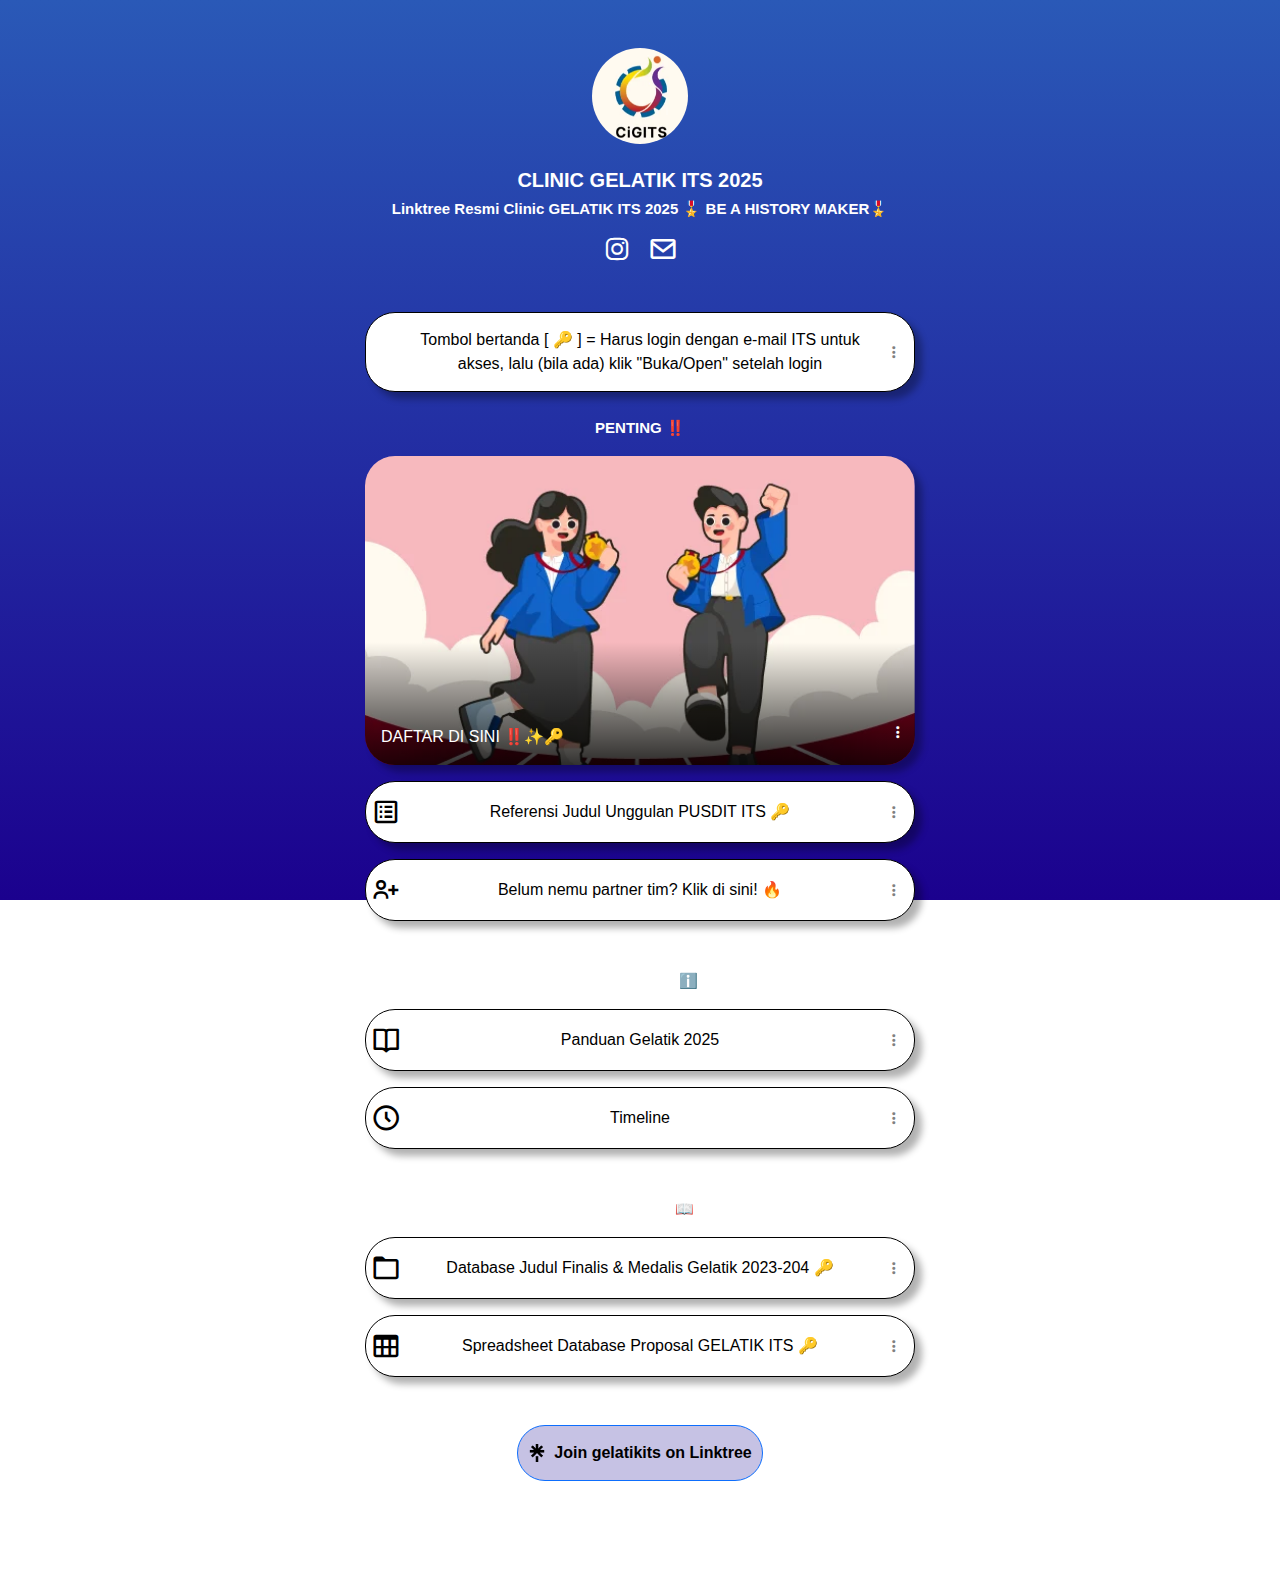
<file: linktree/index.html>
<!--                          Sedikit note                         -->
<!--   Total link asli ada 16, yang ditampilkan hanya 8 terpilih   -->
<!--   Untuk lihat full nya di comment-out bagian yang di comment  -->

<!DOCTYPE html>
<html lang="en">
    <head>
        <title>Linktree</title>
        <meta charset="utf-8">
        <meta name="viewport" content="width=device-width, initial-scale=1">
        <link href="https://cdn.jsdelivr.net/npm/bootstrap@5.3.3/dist/css/bootstrap.min.css" rel="stylesheet">
        <script src="https://cdn.jsdelivr.net/npm/bootstrap@5.3.3/dist/js/bootstrap.bundle.min.js"></script>
        <link href='https://unpkg.com/boxicons@2.1.4/css/boxicons.min.css' rel='stylesheet'>
        <link rel="stylesheet" href="style.css">
    </head>
    <body>
        <div class="container mt-5">
            <div class="d-flex justify-content-center">
                <img src="image\6f844beb-456e-48d7-9603-e090b11a17bf_GSM-Cigits-2024-logo.png" class="profile-image">
            </div>
            
            <div class="text-center mt-4">
                <h4 class="text-white">CLINIC GELATIK ITS 2025</h4>
            </div>
            
            <div class="text-center mt-2">
                <h6 class="text-secondary text-white">Linktree Resmi Clinic GELATIK ITS 2025 🎖️ BE A HISTORY MAKER🎖️</h6>
            </div>
            
            <div class="d-flex align-items-center gap-3 mt-3 justify-content-center">
                <a href="https://www.instagram.com/cigits25" class="social-logo">
                    <i class="bx bxl-instagram"></i>
                </a>
                <a href="#" class="social-logo">
                    <i class='bx bx-envelope'></i>
                </a>
            </div>
            
            <div class="d-flex align-items-center justify-content-center mt-5">
                <a href="#" class="btn btn-primary d-flex align-items-center justify-content-between gap-3 textboxlink">
                    <div class="icon-box">
                        <img src="image\Filler.png" class="iconimage">
                    </div>
                    <span class="flex-grow-1 text-center textditextbox">Tombol bertanda [ 🔑 ] = Harus login dengan e-mail ITS untuk akses, lalu (bila ada) klik "Buka/Open" setelah login</span>
                    <div class="icon-box">
                        <i class='bx bx-dots-vertical-rounded threebutton'></i>
                    </div>
                </a>
            </div>
            
            <div class="text-center mt-4">
                <h7 class="text-secondary text-uppercase text-white">PENTING ‼️</h7>
            </div>

            <div class="container d-flex justify-content-center align-items-center mt-3">
                <a href="#" class="image-container position-relative">
                    <img src="image/banner.png" alt="Banner" class="img-fluid banner-image" />
                    <div class="gradient-overlay d-flex align-items-end p-2 justify-content-between gap-3">
                        <span class="flex-grow-1 text-white ml-2 p-2 textditextbox">DAFTAR DI SINI ‼️✨🔑</span>
                        <i class='bx bx-dots-vertical-rounded mb-3 threebuttonimage'></i>
                    </div>
                </a>
            </div>

            <div class="d-flex align-items-center justify-content-center mt-3">
                <a href="#" class="btn btn-primary d-flex align-items-center justify-content-between gap-3 textboxlink">
                    <div class="icon-box">
                        <i class='bx bx-spreadsheet icon'></i>
                    </div>
                    <span class="flex-grow-1 text-center textditextbox">Referensi Judul Unggulan PUSDIT ITS 🔑</span>
                    <div class="icon-box">
                        <i class='bx bx-dots-vertical-rounded threebutton'></i>
                    </div>
                </a>
            </div>

            <div class="d-flex align-items-center justify-content-center mt-3">
                <a href="#" class="btn btn-primary d-flex align-items-center justify-content-between gap-3 textboxlink">
                    <div class="icon-box">
                        <i class='bx bx-user-plus icon'></i>
                    </div>
                    <span class="flex-grow-1 text-center textditextbox">Belum nemu partner tim? Klik di sini! 🔥</span>
                    <div class="icon-box">
                        <i class='bx bx-dots-vertical-rounded threebutton'></i>
                    </div>
                </a>
            </div>

            <!-- <div class="d-flex align-items-center justify-content-center mt-3">
                <a href="#" class="btn btn-primary d-flex align-items-center justify-content-between gap-3 textboxlink">
                    <div class="icon-box">
                        <i class='bx bxl-whatsapp icon'></i>
                    </div>
                    <span class="flex-grow-1 text-center textditextbox">Gabung Grup Penginfoan 🔑</span>
                    <div class="icon-box">
                        <i class='bx bx-dots-vertical-rounded threebutton'></i>
                    </div>
                </a>
            </div>

            <div class="d-flex align-items-center justify-content-center mt-3">
                <a href="#" class="btn btn-primary d-flex align-items-center justify-content-between gap-3 textboxlink">
                    <div class="icon-box">
                        <i class='bx bx-headphone icon'></i>
                    </div>
                    <span class="flex-grow-1 text-center textditextbox">Hubungi CP | Halo CiGITS</span>
                    <div class="icon-box">
                        <i class='bx bx-dots-vertical-rounded threebutton'></i>
                    </div>
                </a>
            </div> -->

            <div class="text-center mt-5">
                <h7 class="text-secondary text-uppercase text-white">POJOK INFO ℹ️</h7>
            </div>

            <div class="d-flex align-items-center justify-content-center mt-3">
                <a href="#" class="btn btn-primary d-flex align-items-center justify-content-between gap-3 textboxlink">
                    <div class="icon-box">
                        <i class='bx bx-book-open icon'></i>
                    </div>
                    <span class="flex-grow-1 text-center textditextbox">Panduan Gelatik 2025</span>
                    <div class="icon-box">
                        <i class='bx bx-dots-vertical-rounded threebutton'></i>
                    </div>
                </a>
            </div>

            <div class="d-flex align-items-center justify-content-center mt-3">
                <a href="#" class="btn btn-primary d-flex align-items-center justify-content-between gap-3 textboxlink">
                    <div class="icon-box">
                        <i class='bx bx-time-five icon'></i>
                    </div>
                    <span class="flex-grow-1 text-center textditextbox">Timeline</span>
                    <div class="icon-box">
                        <i class='bx bx-dots-vertical-rounded threebutton'></i>
                    </div>
                </a>
            </div>

            <!-- <div class="d-flex align-items-center justify-content-center mt-3">
                <a href="#" class="btn btn-primary d-flex align-items-center justify-content-between gap-3 textboxlink">
                    <div class="icon-box">
                        <i class='bx bx-video icon'></i>
                    </div>
                    <span class="flex-grow-1 text-center textditextbox">Record Zoom Safari Fakultas 2025🔑</span>
                    <div class="icon-box">
                        <i class='bx bx-dots-vertical-rounded threebutton'></i>
                    </div>
                </a>
            </div>

            <div class="d-flex align-items-center justify-content-center mt-3">
                <a href="#" class="btn btn-primary d-flex align-items-center justify-content-between gap-3 textboxlink">
                    <div class="icon-box">
                        <i class='bx bx-video icon'></i>
                    </div>
                    <span class="flex-grow-1 text-center textditextbox">Record Zoom Opening Gelatik ITS 2025 🔑</span>
                    <div class="icon-box">
                        <i class='bx bx-dots-vertical-rounded threebutton'></i>
                    </div>
                </a>
            </div>

            <div class="d-flex align-items-center justify-content-center mt-3">
                <a href="#" class="btn btn-primary d-flex align-items-center justify-content-between gap-3 textboxlink">
                    <div class="icon-box">
                        <i class='bx bx-video icon'></i>
                    </div>
                    <span class="flex-grow-1 text-center textditextbox">Record Zoom Workshop Gelatik ITS 2025🔑</span>
                    <div class="icon-box">
                        <i class='bx bx-dots-vertical-rounded threebutton'></i>
                    </div>
                </a>
            </div>

            <div class="d-flex align-items-center justify-content-center mt-3">
                <a href="#" class="btn btn-primary d-flex align-items-center justify-content-between gap-3 textboxlink">
                    <div class="icon-box">
                        <i class='bx bx-video icon'></i>
                    </div>
                    <span class="flex-grow-1 text-center textditextbox">Record Zoom Cross Evaluation 1🔑</span>
                    <div class="icon-box">
                        <i class='bx bx-dots-vertical-rounded threebutton'></i>
                    </div>
                </a>
            </div>

            <div class="d-flex align-items-center justify-content-center mt-3">
                <a href="#" class="btn btn-primary d-flex align-items-center justify-content-between gap-3 textboxlink">
                    <div class="icon-box">
                        <i class='bx bx-video icon'></i>
                    </div>
                    <span class="flex-grow-1 text-center textditextbox">Record Zoom Cross Evaluation 2🔑</span>
                    <div class="icon-box">
                        <i class='bx bx-dots-vertical-rounded threebutton'></i>
                    </div>
                </a>
            </div> -->

            <div class="text-center mt-5">
                <h7 class="text-secondary text-uppercase text-white">REFERENSI 📖</h7>
            </div>

            <div class="d-flex align-items-center justify-content-center mt-3">
                <a href="#" class="btn btn-primary d-flex align-items-center justify-content-between gap-3 textboxlink">
                    <div class="icon-box">
                        <i class='bx bx-folder icon'></i>
                    </div>
                    <span class="flex-grow-1 text-center textditextbox">Database Judul Finalis & Medalis Gelatik 2023-204 🔑</span>
                    <div class="icon-box">
                        <i class='bx bx-dots-vertical-rounded threebutton'></i>
                    </div>
                </a>
            </div>

            <div class="d-flex align-items-center justify-content-center mt-3">
                <a href="#" class="btn btn-primary d-flex align-items-center justify-content-between gap-3 textboxlink">
                    <div class="icon-box">
                        <i class='bx bx-table icon'></i>
                    </div>
                    <span class="flex-grow-1 text-center textditextbox">Spreadsheet Database Proposal GELATIK ITS 🔑</span>
                    <div class="icon-box">
                        <i class='bx bx-dots-vertical-rounded threebutton'></i>
                    </div>
                </a>
            </div>

            <div class="d-flex align-items-center justify-content-center mt-5 mb-5 boxlinktree">
                <a href="#" class="btn btn-primary d-flex align-items-center justify-content-between gap-2 joingelatik">
                    <img src="image\linktree_logo.png" class="iconimage">
                    <span class="flex-grow-1 text-center textlinktree">Join gelatikits on Linktree</span>
                </a>
            </div>
        </div>
    </body>
</html>
</file>
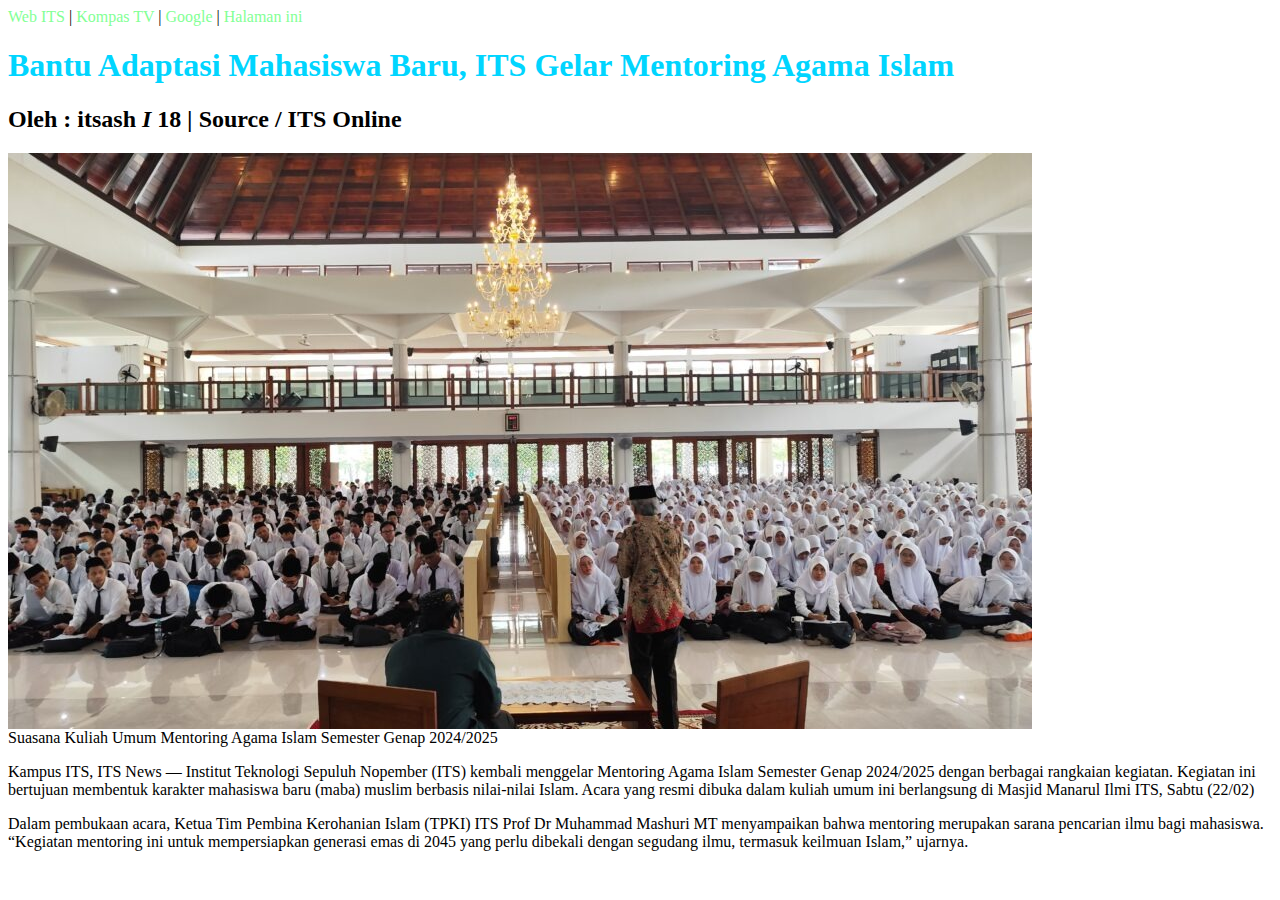
<file: pertama.html>
<html>
    <head>
        <title>Bantu Adaptasi Mahasiswa Baru, ITS Gelar Mentoring Agama Islam</title>
        <link rel="preconnect"  href="https://fonts.googleapis.com">
        <link rel="preconnect" href="https://">
        <link rel="stylesheet" href="style.css">
        <style>

        </style>
    </head>

    <body>
<a href="https://www.its.ac.id/">Web ITS</a> | 
<a href="https://www.kompas.tv/">Kompas TV</a> |
<a href="https://www.google.com/">Google</a> |
<a href="#">Halaman ini</a>

        <h1 style="color: rgb(0, 213, 255); font-family: 'Times New Roman';">Bantu Adaptasi Mahasiswa Baru, ITS Gelar Mentoring Agama Islam</h1>
        <h2>Oleh : itsash <i>I</i> 18 <i>|</i> Source / ITS Online</h2>
        <p>
            <img src= "IMG_20250223_084851-1024x576.jpg">
            <br> Suasana Kuliah Umum Mentoring Agama Islam Semester Genap 2024/2025
        </p>
        <p>
            Kampus ITS, ITS News — Institut Teknologi Sepuluh Nopember (ITS) kembali menggelar Mentoring Agama Islam Semester Genap 2024/2025 dengan berbagai rangkaian kegiatan. Kegiatan ini bertujuan membentuk karakter mahasiswa baru (maba) muslim berbasis nilai-nilai Islam. Acara yang resmi dibuka dalam kuliah umum ini berlangsung di Masjid Manarul Ilmi ITS, Sabtu (22/02)
        </p>
        <p>
            Dalam pembukaan acara, Ketua Tim Pembina Kerohanian Islam (TPKI) ITS Prof Dr Muhammad Mashuri MT menyampaikan bahwa mentoring merupakan sarana pencarian ilmu bagi mahasiswa. “Kegiatan mentoring ini untuk mempersiapkan generasi emas di 2045 yang perlu dibekali dengan segudang ilmu, termasuk keilmuan Islam,” ujarnya.
        </p>
        
    </body>
</html>
</file>
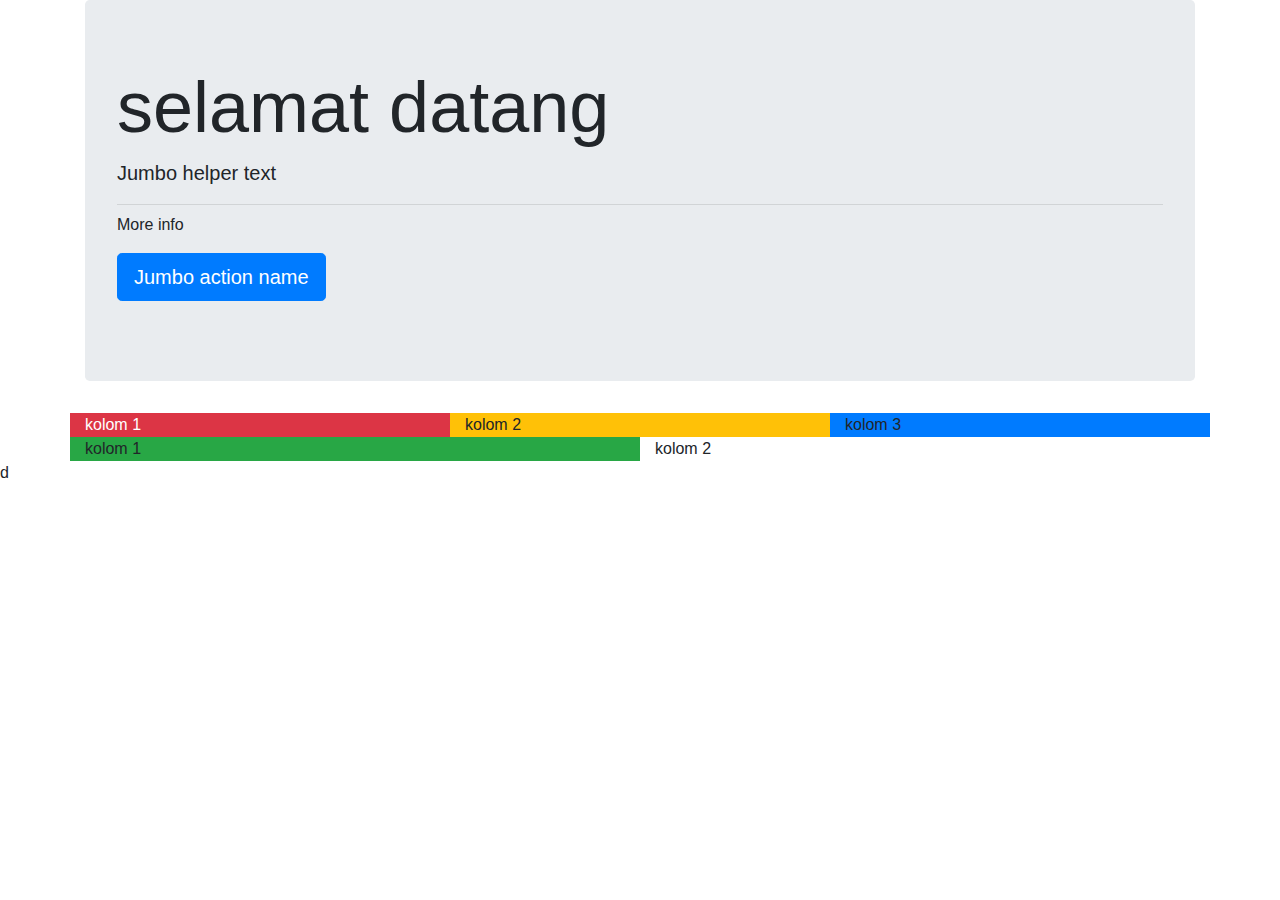
<file: template1.html>
<html>
    <head>
        <title>bootstrap 4</title>
        <meta name="viewport" content="width=device-width, initial-scale=1">
        <link rel="stylesheet" href="https://cdn.jsdelivr.net/npm/bootstrap@4.6.2/dist/css/bootstrap.min.css">
        <script src="https://cdn.jsdelivr.net/npm/jquery@3.7.1/dist/jquery.slim.min.js"></script>
        <script src="https://cdn.jsdelivr.net/npm/popper.js@1.16.1/dist/umd/popper.min.js"></script>
        <script src="https://cdn.jsdelivr.net/npm/bootstrap@4.6.2/dist/js/bootstrap.bundle.min.js"></script>
    </head>
    <body>
        <div class="container">
            <div class="jumbotron">
                <h1 class="display-3">selamat datang</h1>
                <p class="lead">Jumbo helper text</p>
                <hr class="my-2">
                <p>More info</p>
                <p class="lead">
                    <a class="btn btn-primary btn-lg" href="Jumbo action link" role="button">Jumbo action name</a>
                </p>
            </div>
            <div class="row">
                <div class="col bg-danger text-white">kolom 1</div>
                <div class="col bg-warning">kolom 2</div>
                <div class="col bg-primary">kolom 3</div>
            </div>
            <div class="row">
                <div class="col bg-success">kolom 1</div>
                <div class="col bg-default">kolom 2</div>
            </div>
        </div>
        d
    </body>
</html>
</file>
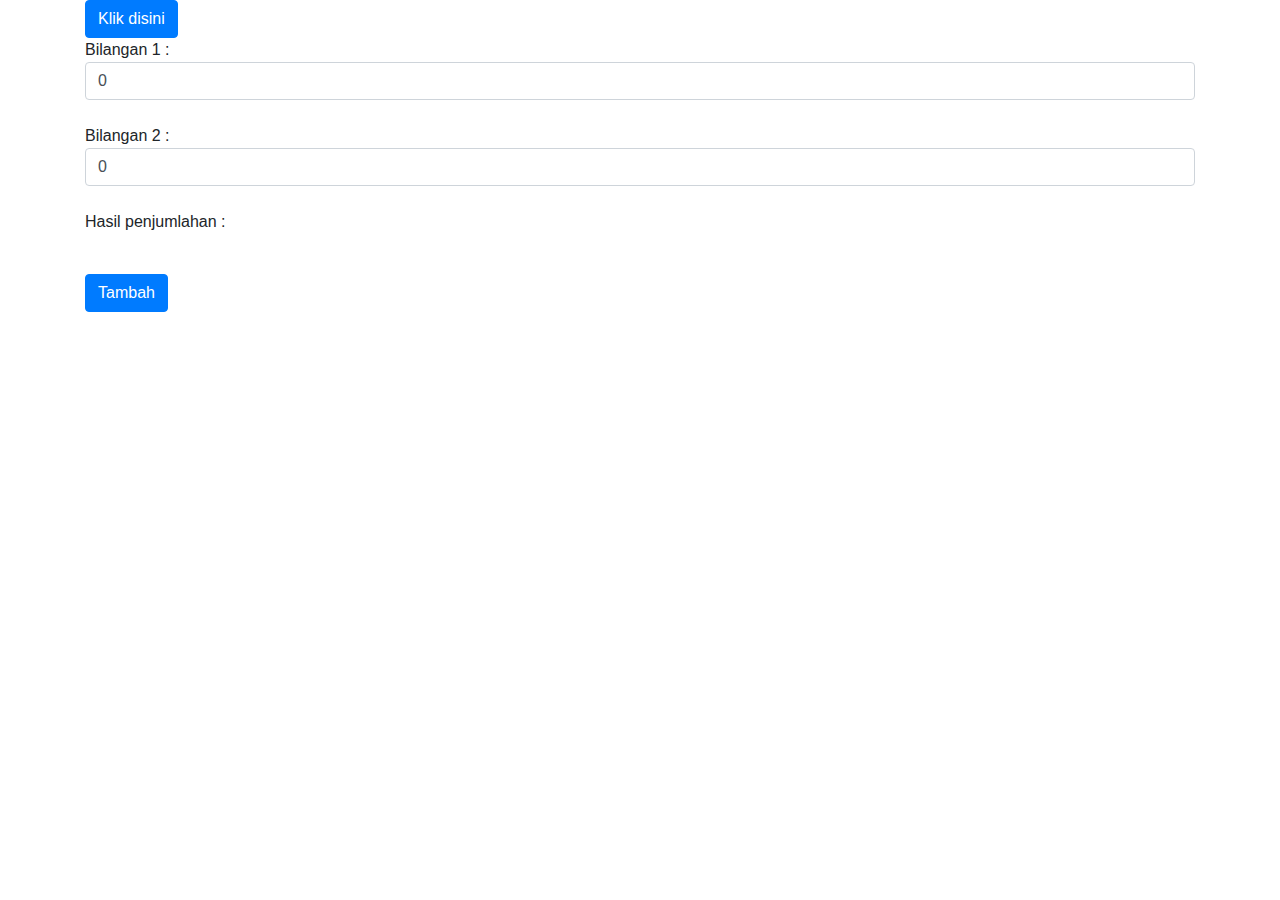
<file: JavaScript pertemuan 7/js1.html>
<html>
    <head>
        <title>kalkulator</title>
        <meta name="viewport" content="width=device-width, initial-scale=1">
        <link rel="stylesheet" href="https://cdn.jsdelivr.net/npm/bootstrap@4.6.2/dist/css/bootstrap.min.css">
        <script src="https://cdn.jsdelivr.net/npm/jquery@3.7.1/dist/jquery.slim.min.js"></script>
        <script src="https://cdn.jsdelivr.net/npm/popper.js@1.16.1/dist/umd/popper.min.js"></script>
        <script src="https://cdn.jsdelivr.net/npm/bootstrap@4.6.2/dist/js/bootstrap.bundle.min.js"></script>
        <script>
            function hello() {
                alert("selamat anda dapat hadiah 1 milyar");
            }

            function tambah() {
                var bilangan1 = document.getElementById("bil1").value;
                var bilangan2 = document.getElementById("bil2").value;

                var hasil = Number.parseInt(bilangan1) + Number.parseInt(bilangan2);

                document.getElementById("hasil").innerHTML = hasil;

                console.log("sudah selesai");
            }
        </script>
    </head>

    <body>
        <div class="container">
            <button class= "btn btn-primary" onclick="hello();">Klik disini</button>
            <p>
                Bilangan 1 : <input type="text" id="bil1" value="0" class="form-control">
                <br>
                Bilangan 2 : <input type="text" id="bil2" value="0" class="form-control">
                <br>
                Hasil penjumlahan : <div id="hasil"></div>
                <br>
                <button class="btn btn-primary" onclick="tambah();">Tambah</button>
            </p>
        </div>
    </body>
</html>
</file>
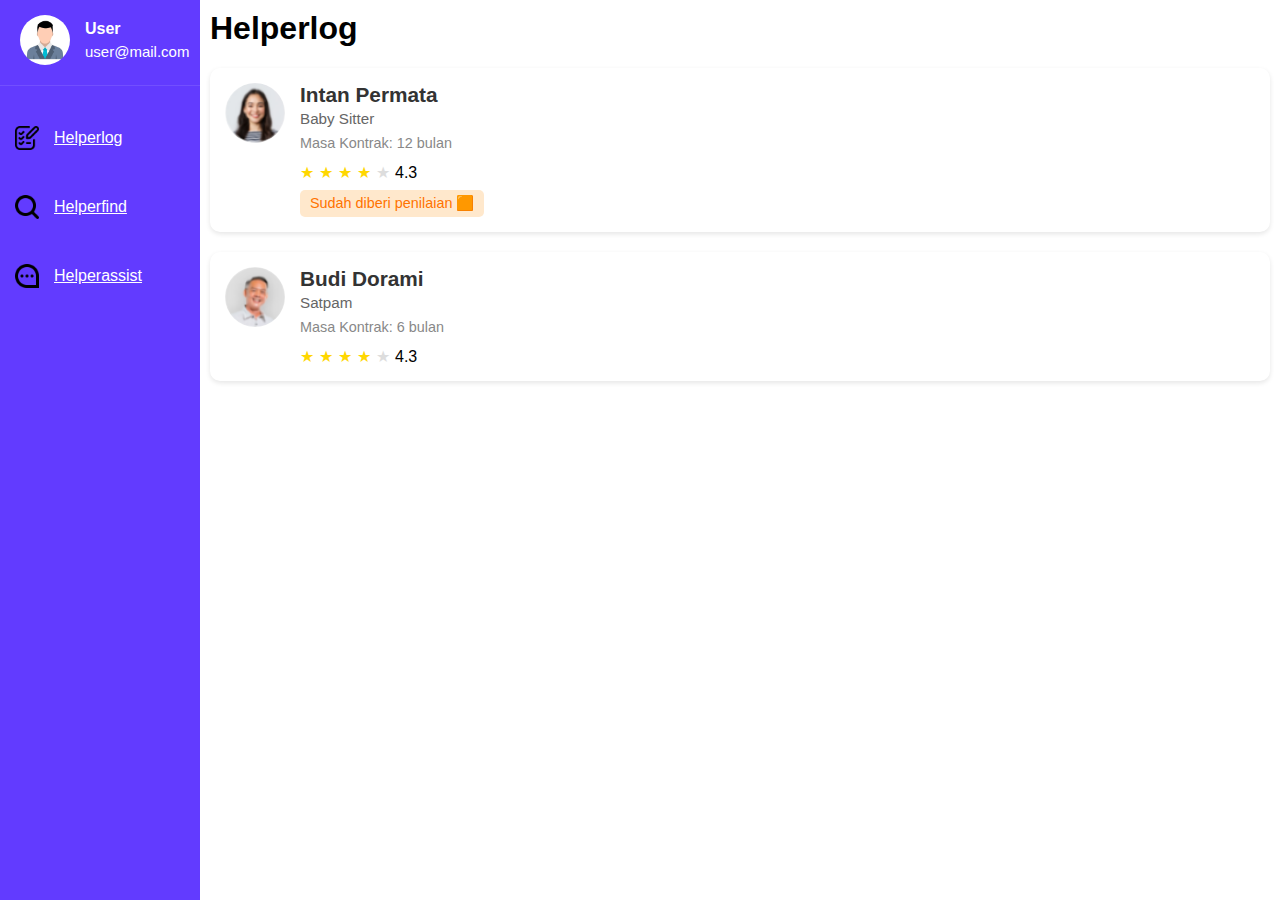
<file: Sidebar/Sidebar.html>
<html>
    <head>
        <title>Bantu Adaptasi Mahasiswa Baru, ITS Gelar Mentoring Agama Islam</title>
        <link rel="preconnect"  href="https://fonts.googleapis.com">
        <link rel="stylesheet" href="desainsidebar.css">
    </head>
    <body>
        <div class="sidenav">
            <div class="profile-section">
                <img class="profile-image" src="Image sidebar\Basic_Ui_(186).jpg" alt="User profile">
                <div class="profile-info">
                    <div class="username">User</div>
                    <div class="user-email">user@mail.com</div>
                </div>
            </div>
            <div class="container">
                <div class="image">
                  <img src="Image sidebar\task-checklist.png">
                </div>
                <div class="text">
                    <a href="#helperlog">Helperlog</a>
                </div>
            </div>
            <div class="container">
                <div class="image">
                  <img src="Image sidebar\search.png">
                </div>
                <div class="text">
                    <a href="#helperfind">Helperfind</a>
                </div>
            </div>
            <div class="container">
                <div class="image">
                  <img src="Image sidebar\comment-dots.png">
                </div>
                <div class="text">
                    <a href="#helperassist">Helperassist</a>
                </div>
            </div>
        </div>

        <div class="main">
            <h1>Helperlog</h1>
            
            <div class="profile-card">
                <div class="card-image">
                    <img src="Image sidebar\Profil intan.png" alt="Intan Permata" class="card-img">
                </div>
                <div class="card-content">
                    <h2>Intan Permata</h2>
                    <h3>Baby Sitter</h3>
                    <p>Masa Kontrak: 12 bulan</p>
                    <div class="rating-container">
                        <div class="rating">
                            <span class="star-yellow">★</span>
                            <span class="star-yellow">★</span>
                            <span class="star-yellow">★</span>
                            <span class="star-yellow">★</span>
                            <span class="star-gray">★</span>
                            <span>4.3</span>
                        </div>
                        <div class="notice">Sudah diberi penilaian 🟧</div>
                    </div>
                </div>
            </div>

            <div class="profile-card">
                <div class="card-image">
                    <img src="Image sidebar\Profil budi.png" alt="Budi Dorami" class="card-img">
                </div>
                <div class="card-content">
                    <h2>Budi Dorami</h2>
                    <h3>Satpam</h3>
                    <p>Masa Kontrak: 6 bulan</p>
                    <div class="rating-container">
                        <div class="rating">
                            <span class="star-yellow">★</span>
                            <span class="star-yellow">★</span>
                            <span class="star-yellow">★</span>
                            <span class="star-yellow">★</span>
                            <span class="star-gray">★</span>
                            <span>4.3</span>
                        </div>
                    </div>
                </div>
            </div>
        </div>
    </body>
</html>
</file>
<file: linktree/style.css>
body{
    height: 100%;
    margin: 0;
    padding: 0;
    background-color: #274BB0;
    background: linear-gradient(to bottom, #2A59B7, #1B018E);
    background-attachment: fixed;
    background-repeat: no-repeat;
    background-size: cover;
    font-family: "DM Sans", sans-serif;
}

.profile-image{
    width: 96px;
    height: 96px;
    border-radius: 50%;
}

.container h4{
    font-size: 20px;
    font-weight: bold;
}

.container h5{
    font-size: 15px;
    font-weight: bolder;
}

.container h6{
    font-size: 15px;
    font-weight: bold;
}

.container h7{
    font-size: 15px;
    font-weight: bold;
}

.textditextbox{
    font-size: 16px;
    font-family: sans-serif;
    font-weight: 400px;
}

.textlinktree{
    font-size: 16px;
    font-family: sans-serif;
    font-weight: bold;
}

.textboxlink{
    padding: 15px 10px 15px 10px;
    background-color: white !important;
    color: black !important;
    border-color: black !important;
    height: auto !important;
    width: 550px !important;
    border-radius: 30px;
    box-shadow: 7px 7px 7px rgba(0, 0, 0, 0.305);
    transition: 0s;
}

.textboxlink:hover{
    transform: translateY(4px) translateX(4px);
    box-shadow: 4px 4px 4px rgba(0, 0, 0, 0.305);
}

.joingelatik{
    padding: 15px 10px 15px 10px;
    background-color: #C6C2E4;
    color: black !important;
    height: auto !important;
    width: auto !important;
    border-radius: 30px;
    box-shadow: rgba(0.305, 0.305, 0.305, 0.305);
    transition: 0s;
}

.joingelatik:hover{
    background-color: white;
}

.boxlinktree{
    padding-bottom: 50px;
}

.image-container{
    width: 550px;
    border-radius: 30px;
    overflow: hidden;
    cursor: pointer;
    box-shadow: 7px 7px 7px rgba(0, 0, 0, 0.305);
    transition: 0s;
}

.image-container:hover{
    transform: translateY(4px) translateX(4px);
    box-shadow: 4px 4px 4px rgba(0, 0, 0, 0.305);
}

.banner-image{
    width: 100%;
    height: auto;
}

.gradient-overlay{
    position: absolute;
    bottom: 0;
    left: 0;
    right: 0;
    height: 40%;
    background: linear-gradient(to top, rgba(0, 0, 0, 0.8), transparent);
}

.icon-box {
    width: 20px;         
    min-width: 20px;      
    display: flex;
    align-items: center;
    justify-content: center;
}

.icon{
    font-size: 30px;
    color: black;
}

.iconimage{
    height: 18px;
    width: 18px;
}

.threebutton{
    font-size: 18px;
    color: grey;
}

.threebuttonimage{
    font-size: 18px;
    color: white;
}

.social-logo{
    display: inline-flex;
    width: 30px;
    height: 30px;
    align-items: center;
    justify-content: center;
    text-decoration: none;
}
  
.social-logo i{
    font-size: 30px;
    line-height: 1;
    color: white;
}
</file>
<file: style.css>
a:link {
    text-decoration: none;
    color: rgb(131, 255, 149);
}
a:hover{
    text-decoration: none;
    color: hotpink;
    font-weight: bold;
}
</file>
<file: Sidebar/desainsidebar.css>
body {
    font-family: "Lato", sans-serif;
    margin: 0;
    padding: 0;
}

.sidenav {
    height: 100%;
    width: 200px;
    position: fixed;
    top: 0;
    left: 0;
    background-color: #623bff;
    overflow-x: hidden;
    padding: 15px 0;
    display: flex;
    flex-direction: column;
    gap: 15px;
}

.profile-section {
    display: flex;
    align-items: center;
    gap: 15px;
    padding: 0 20px 20px;
    border-bottom: 1px solid rgba(255,255,255,0.1);
    margin-bottom: 10px;
}

.profile-image {
    width: 50px;
    height: 50px;
    border-radius: 50%;
    object-fit: cover;
}

.profile-info {
    color: white;
}

.username {
    font-weight: bold;
    margin-bottom: 5px;
}

.user-email {
    font-size: 15px;
}

.container img {
    width: 24px;
    height: 24px;
    padding-left: 0;
    margin: 0;
}

.sidenav a {
    font-size: 16px;
    color: #ffffff;
}

.sidenav a:hover {
    font-weight: bold;
}

.container {
    display: flex;
    align-items: center;
    padding: 15px 15px;
    gap: 15px;
    width: 100%;
    box-sizing: border-box;
}

.profile-card {
    background: white;
    padding: 15px;
    border-radius: 10px;
    box-shadow: 0 2px 5px rgba(0,0,0,0.1);
    margin-bottom: 20px;
    display: flex;
    align-items: flex-start;
    gap: 15px;
}

.card-image {
    flex-shrink: 0;
}

.card-img {
    width: 60px;
    height: 60px;
    border-radius: 50%;
    object-fit: cover;
}

.card-content {
    flex: 1;
}

.profile-card h2 {
    margin: 0;
    color: #333;
    font-size: 1.3em;
    margin-bottom: 3px;
}

.profile-card h3 {
    margin: 0 0 8px 0;
    color: #666;
    font-size: 0.95em;
    font-weight: normal;
}

.profile-card p {
    color: #888;
    margin: 0 0 10px 0;
    font-size: 0.9em;
}

.rating-container {
    display: flex;
    flex-direction: column;
    gap: 8px;
    margin-top: 12px;
}

.rating {
    display: flex;
    align-items: center;
    gap: 5px;
}

.star-yellow {
    color: #ffd700;
}

.star-gray {
    color: #ddd;
}

.notice {
    background: #ffe8cc;
    color: #ff7300;
    padding: 5px 10px;
    border-radius: 5px;
    display: inline-block;
    font-size: 0.9em;
    width: fit-content;
}

.main {
    margin-top: 10px;
    margin-left: 200px;
    font-size: 16px;
    padding: 0px 10px;
}
</file>
